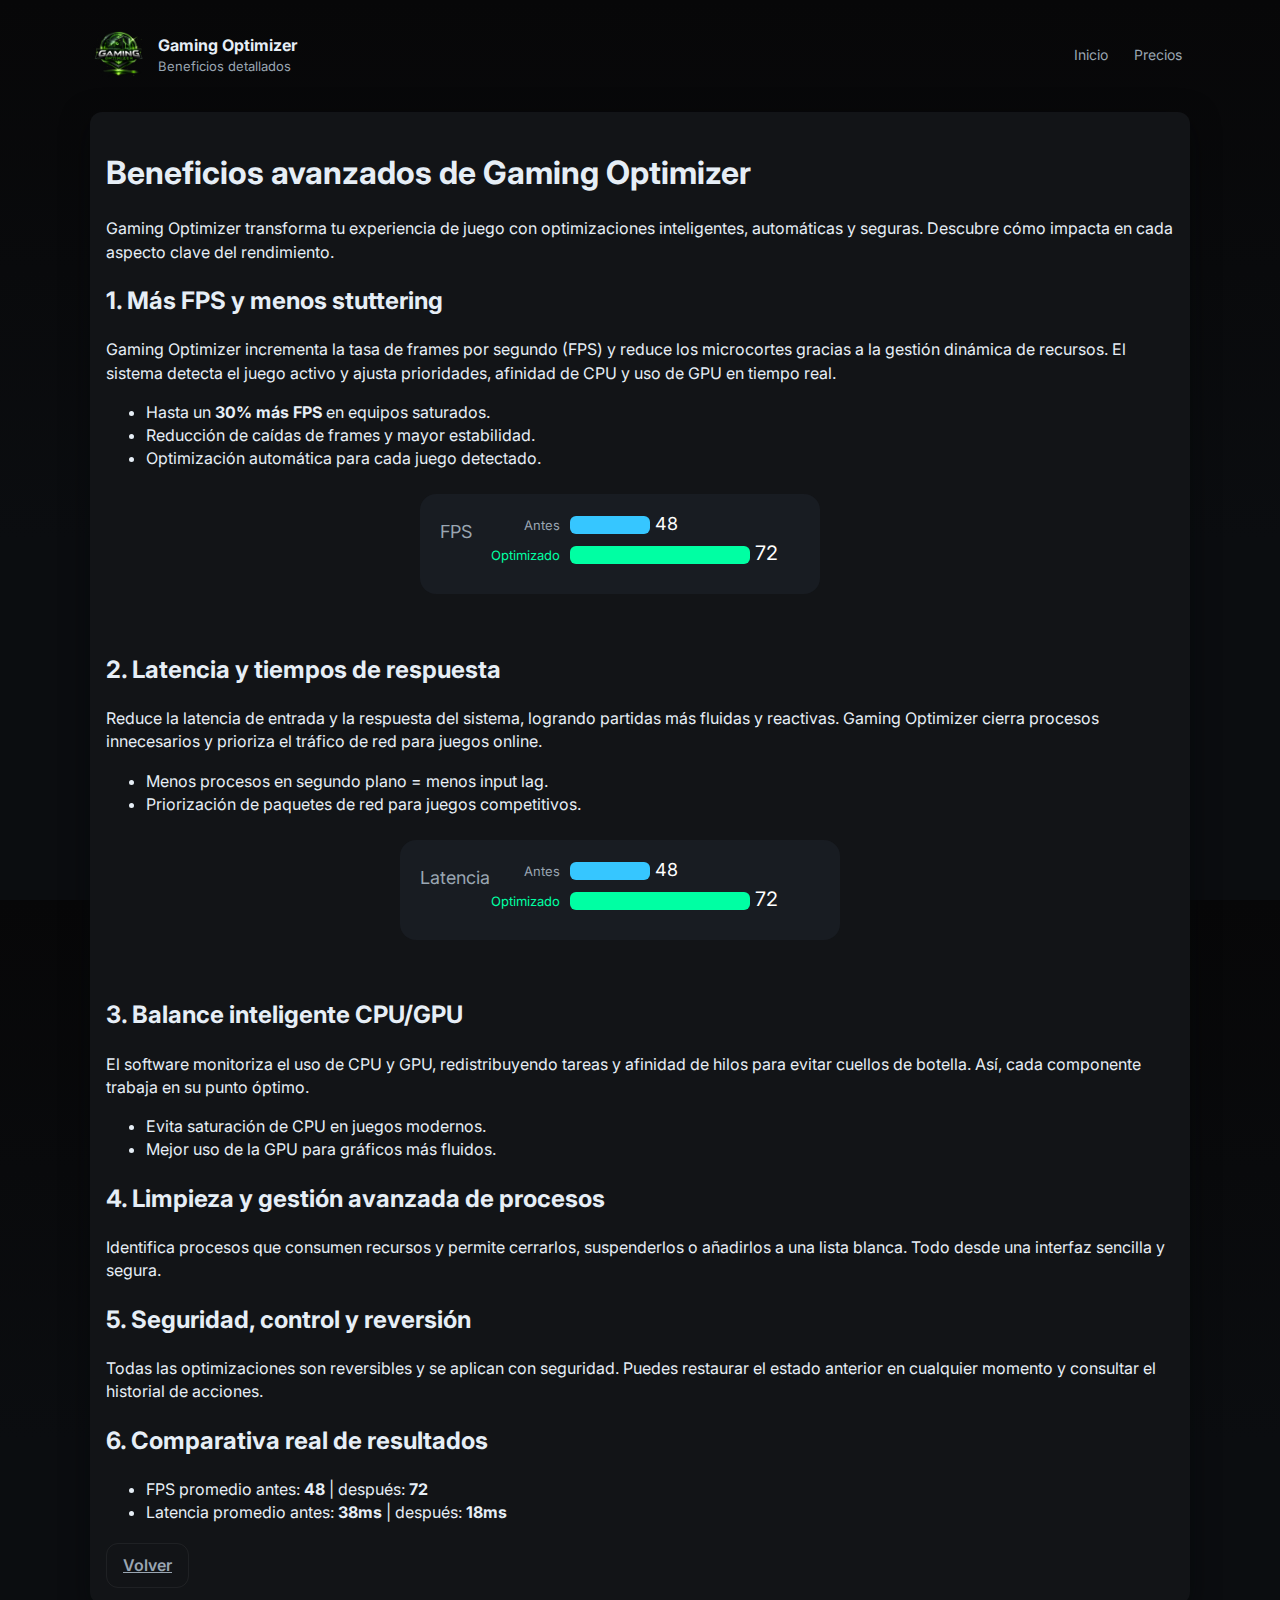
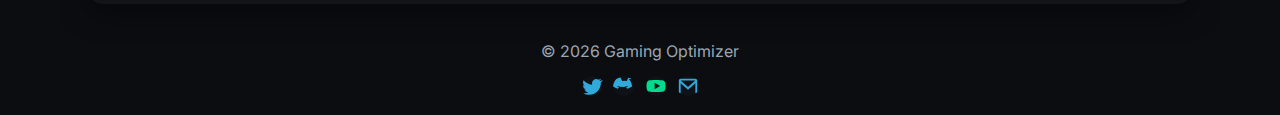
<file: beneficios.html>
<!doctype html>
<html lang="es">
<head>
    <link rel="icon" type="image/png" href="m/logo.png">
  <meta charset="utf-8">
  <meta name="viewport" content="width=device-width, initial-scale=1">
  <title>Beneficios — Gaming Optimizer</title>
  <link href="https://fonts.googleapis.com/css2?family=Inter:wght@300;400;600;700;800&display=swap" rel="stylesheet">
  <link rel="stylesheet" href="style.css">
</head>
<body>
  <div class="container">
    <header style="display:flex;justify-content:space-between;align-items:center;margin-bottom:18px">
      <div style="display:flex;gap:12px;align-items:center">
        <a href="index.html"><img src="m/logo.png" alt="Gaming Optimizer Logo" style="width:56px;height:56px;object-fit:cover;border-radius:8px"></a>
        <div>
          <strong>Gaming Optimizer</strong>
          <div style="font-size:13px;color:var(--muted)">Beneficios detallados</div>
        </div>
      </div>
      <nav style="display:flex;gap:10px;align-items:center">
        <a class="nav-link" href="index.html">Inicio</a>
        <a class="nav-link" href="precios.html">Precios</a>
      </nav>
    </header>

    <main>
      <section class="card">
        <h1>Beneficios avanzados de Gaming Optimizer</h1>
        <p class="lead">Gaming Optimizer transforma tu experiencia de juego con optimizaciones inteligentes, automáticas y seguras. Descubre cómo impacta en cada aspecto clave del rendimiento.</p>

        <h2>1. Más FPS y menos stuttering</h2>
        <p>Gaming Optimizer incrementa la tasa de frames por segundo (FPS) y reduce los microcortes gracias a la gestión dinámica de recursos. El sistema detecta el juego activo y ajusta prioridades, afinidad de CPU y uso de GPU en tiempo real.</p>
        <ul>
          <li>Hasta un <b>30% más FPS</b> en equipos saturados.</li>
          <li>Reducción de caídas de frames y mayor estabilidad.</li>
          <li>Optimización automática para cada juego detectado.</li>
        </ul>
        <div style="margin:24px 0 32px 0;text-align:center">
          <!-- Gráfica de FPS antes/después (horizontal) -->
          <svg width="440" height="120" viewBox="0 0 440 120">
            <rect x="0" y="0" width="400" height="100" rx="16" fill="#181c22"/>
            <text x="20" y="44" font-size="18" fill="#9aa6b2" text-anchor="start">FPS</text>
            <!-- Antes -->
            <text x="140" y="36" font-size="13" fill="#9aa6b2" text-anchor="end">Antes</text>
            <rect x="150" y="22" width="80" height="18" rx="6" fill="#36c6ff"/>
            <text x="235" y="36" font-size="18" fill="#fff" text-anchor="start">48</text>
            <!-- Optimizado -->
            <rect x="150" y="52" width="180" height="18" rx="6" fill="#00ffa3"/>
            <text x="335" y="66" font-size="20" fill="#fff" text-anchor="start">72</text>
              <text x="140" y="66" font-size="13" fill="#00ffa3" text-anchor="end">Optimizado</text>
          </svg>
        </div>

        <h2>2. Latencia y tiempos de respuesta</h2>
        <p>Reduce la latencia de entrada y la respuesta del sistema, logrando partidas más fluidas y reactivas. Gaming Optimizer cierra procesos innecesarios y prioriza el tráfico de red para juegos online.</p>
        <ul>
          <li>Menos procesos en segundo plano = menos input lag.</li>
          <li>Priorización de paquetes de red para juegos competitivos.</li>
        </ul>
        <div style="margin:24px 0 32px 0;text-align:center">
          <!-- Gráfica de latencia antes/después (horizontal) -->
          <svg width="480" height="120" viewBox="0 0 480 120">
            <rect x="0" y="0" width="440" height="100" rx="16" fill="#181c22"/>
            <text x="20" y="44" font-size="18" fill="#9aa6b2" text-anchor="start">Latencia</text>
            <!-- Antes -->
            <text x="160" y="36" font-size="13" fill="#9aa6b2" text-anchor="end">Antes</text>
            <rect x="170" y="22" width="80" height="18" rx="6" fill="#36c6ff"/>
            <text x="255" y="36" font-size="18" fill="#fff" text-anchor="start">48</text>
            <!-- Optimizado -->
            <rect x="170" y="52" width="180" height="18" rx="6" fill="#00ffa3"/>
            <text x="355" y="66" font-size="20" fill="#fff" text-anchor="start">72</text>
              <text x="160" y="66" font-size="13" fill="#00ffa3" text-anchor="end">Optimizado</text>
          </svg>
        </div>

        <h2>3. Balance inteligente CPU/GPU</h2>
        <p>El software monitoriza el uso de CPU y GPU, redistribuyendo tareas y afinidad de hilos para evitar cuellos de botella. Así, cada componente trabaja en su punto óptimo.</p>
        <ul>
          <li>Evita saturación de CPU en juegos modernos.</li>
          <li>Mejor uso de la GPU para gráficos más fluidos.</li>
        </ul>

        <h2>4. Limpieza y gestión avanzada de procesos</h2>
        <p>Identifica procesos que consumen recursos y permite cerrarlos, suspenderlos o añadirlos a una lista blanca. Todo desde una interfaz sencilla y segura.</p>

        <h2>5. Seguridad, control y reversión</h2>
        <p>Todas las optimizaciones son reversibles y se aplican con seguridad. Puedes restaurar el estado anterior en cualquier momento y consultar el historial de acciones.</p>

        <h2>6. Comparativa real de resultados</h2>
        <ul>
          <li>FPS promedio antes: <b>48</b> | después: <b>72</b></li>
          <li>Latencia promedio antes: <b>38ms</b> | después: <b>18ms</b></li>
        </ul>

        <div style="margin-top:18px">
          <a class="btn btn-ghost" href="index.html">Volver</a>
        </div>
      </section>
    </main>

    <footer style="margin-top:18px;color:var(--muted);display:flex;justify-content:space-between;align-items:center;gap:12px;flex-wrap:wrap">
      <span>© <span id="year">2026</span> Gaming Optimizer</span>
      <span style="display:flex;gap:10px;align-items:center">
        <span aria-label="Twitter" style="display:inline-flex;align-items:center;opacity:0.85;cursor:default"><svg width="22" height="22" fill="none" viewBox="0 0 24 24"><circle cx="12" cy="12" r="11" fill="#10141a"/><path fill="#36c6ff" d="M22.46 5.92c-.8.36-1.67.6-2.58.71a4.48 4.48 0 0 0 1.97-2.48 8.93 8.93 0 0 1-2.83 1.08A4.48 4.48 0 0 0 12 9.5c0 .35.04.7.1 1.03-3.73-.19-7.04-1.97-9.25-4.68a4.48 4.48 0 0 0-.6 2.26c0 1.56.8 2.94 2.02 3.75a4.48 4.48 0 0 1-2.03-.56v.06c0 2.18 1.55 4 3.6 4.42-.38.1-.78.16-1.2.16-.29 0-.57-.03-.84-.08.57 1.77 2.23 3.06 4.2 3.1A8.98 8.98 0 0 1 2 19.54a12.7 12.7 0 0 0 6.88 2.02c8.26 0 12.78-6.84 12.78-12.78 0-.2 0-.41-.02-.61.88-.64 1.65-1.44 2.26-2.35z"/></svg></span>
        <span aria-label="Discord" style="display:inline-flex;align-items:center;opacity:0.85;cursor:default"><svg width="22" height="22" fill="none" viewBox="0 0 24 24"><circle cx="12" cy="12" r="11" fill="#10141a"/><path fill="#36c6ff" d="M20.32 4.37A19.78 19.78 0 0 0 16.88 3a.13.13 0 0 0-.14.07c-.6 1.05-1.27 2.42-1.74 3.5a17.7 17.7 0 0 0-5 0c-.47-1.08-1.14-2.45-1.74-3.5A.13.13 0 0 0 7.12 3a19.78 19.78 0 0 0-3.44 1.37.12.12 0 0 0-.06.05C1.2 7.13.32 9.8.08 12.42c0 .02 0 .04.02.05a19.9 19.9 0 0 0 5.1 2.6.13.13 0 0 0 .14-.04c.39-.54.74-1.1 1.04-1.68a.13.13 0 0 0-.07-.18c-.56-.21-1.1-.46-1.62-.75a.13.13 0 0 1-.02-.22c.11-.08.22-.16.33-.24a.13.13 0 0 1 .13-.01c3.44 1.57 7.18 1.57 10.62 0a.13.13 0 0 1 .13.01c.11.08.22.16.33.24a.13.13 0 0 1-.02.22c-.52.29-1.06.54-1.62.75a.13.13 0 0 0-.07.18c.3.58.65 1.14 1.04 1.68a.13.13 0 0 0 .14.04 19.9 19.9 0 0 0 5.1-2.6.13.13 0 0 0 .02-.05c-.24-2.62-1.12-5.29-3.54-8a.12.12 0 0 0-.06-.05z"/></svg></span>
        <span aria-label="YouTube" style="display:inline-flex;align-items:center;opacity:0.85;cursor:default"><svg width="22" height="22" fill="none" viewBox="0 0 24 24"><circle cx="12" cy="12" r="11" fill="#10141a"/><path fill="#00ffa3" d="M21.8 8.001a2.75 2.75 0 0 0-1.93-1.94C18.1 5.5 12 5.5 12 5.5s-6.1 0-7.87.56A2.75 2.75 0 0 0 2.2 8.001C1.64 9.77 1.64 12 1.64 12s0 2.23.56 3.999a2.75 2.75 0 0 0 1.93 1.94C5.9 18.5 12 18.5 12 18.5s6.1 0 7.87-.56a2.75 2.75 0 0 0 1.93-1.94C22.36 14.23 22.36 12 22.36 12s0-2.23-.56-3.999zM10.5 15.5v-7l6 3.5-6 3.5z"/></svg></span>
        <span aria-label="Email" style="display:inline-flex;align-items:center;opacity:0.85;cursor:default"><svg width="22" height="22" fill="none" viewBox="0 0 24 24"><circle cx="12" cy="12" r="11" fill="#10141a"/><path fill="#36c6ff" d="M20 4H4a2 2 0 0 0-2 2v12a2 2 0 0 0 2 2h16a2 2 0 0 0 2-2V6a2 2 0 0 0-2-2zm0 2v.01L12 13 4 6.01V6h16zM4 20V8.99l8 6.99 8-6.99V20H4z"/></svg></span>
      </span>
    </footer>
  </div>
</body>
</html>
</file>
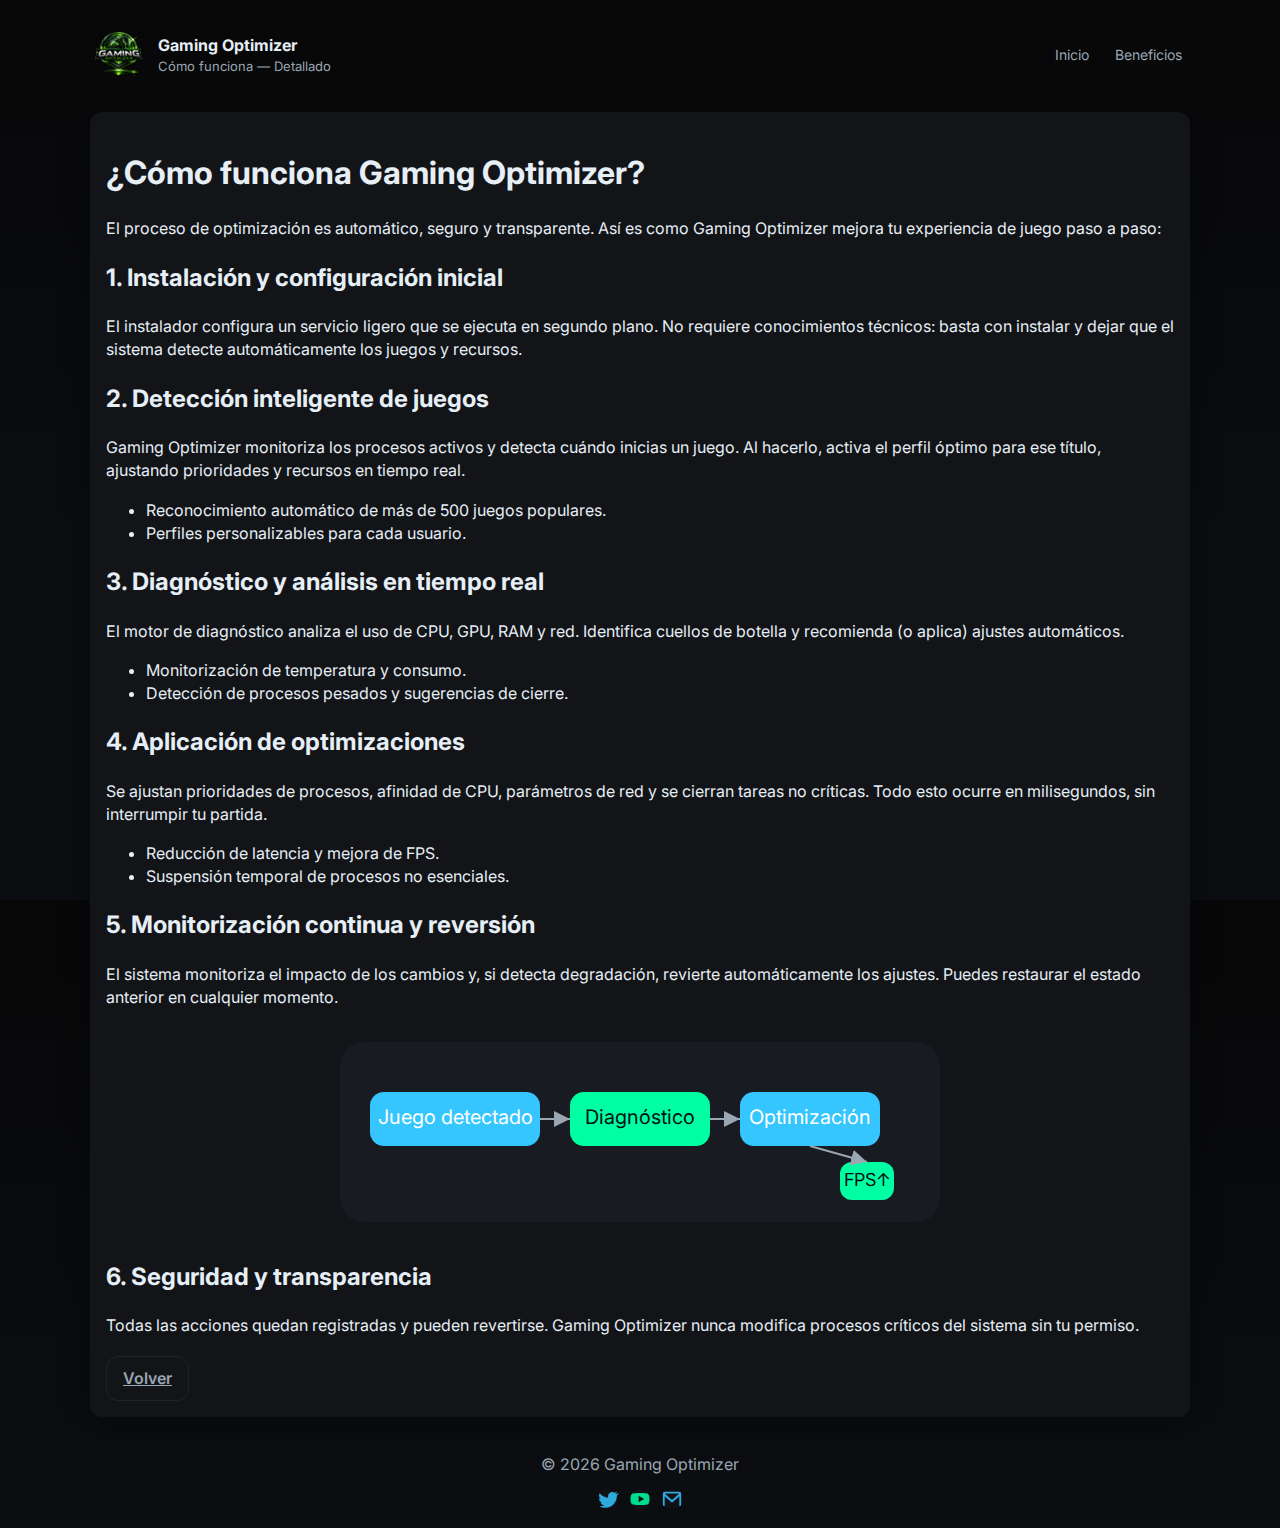
<file: como-funciona.html>
<!doctype html>
<html lang="es">
<head>
    <link rel="icon" type="image/png" href="m/logo.png">
  <meta charset="utf-8">
  <meta name="viewport" content="width=device-width, initial-scale=1">
  <title>Cómo funciona — Gaming Optimizer</title>
  <link href="https://fonts.googleapis.com/css2?family=Inter:wght@300;400;600;700;800&display=swap" rel="stylesheet">
  <link rel="stylesheet" href="style.css">
</head>
<body>
  <div class="container">
    <header style="display:flex;justify-content:space-between;align-items:center;margin-bottom:18px">
      <div style="display:flex;gap:12px;align-items:center">
        <a href="index.html"><img src="m/logo.png" alt="Gaming Optimizer Logo" style="width:56px;height:56px;object-fit:cover;border-radius:8px"></a>
        <div>
          <strong>Gaming Optimizer</strong>
          <div style="font-size:13px;color:var(--muted)">Cómo funciona — Detallado</div>
        </div>
      </div>
      <nav style="display:flex;gap:10px;align-items:center">
        <a class="nav-link" href="index.html">Inicio</a>
        <a class="nav-link" href="beneficios.html">Beneficios</a>
      </nav>
    </header>

    <main>
      <section class="card">
        <h1>¿Cómo funciona Gaming Optimizer?</h1>
        <p class="lead">El proceso de optimización es automático, seguro y transparente. Así es como Gaming Optimizer mejora tu experiencia de juego paso a paso:</p>

        <h2>1. Instalación y configuración inicial</h2>
        <p>El instalador configura un servicio ligero que se ejecuta en segundo plano. No requiere conocimientos técnicos: basta con instalar y dejar que el sistema detecte automáticamente los juegos y recursos.</p>

        <h2>2. Detección inteligente de juegos</h2>
        <p>Gaming Optimizer monitoriza los procesos activos y detecta cuándo inicias un juego. Al hacerlo, activa el perfil óptimo para ese título, ajustando prioridades y recursos en tiempo real.</p>
        <ul>
          <li>Reconocimiento automático de más de 500 juegos populares.</li>
          <li>Perfiles personalizables para cada usuario.</li>
        </ul>

        <h2>3. Diagnóstico y análisis en tiempo real</h2>
        <p>El motor de diagnóstico analiza el uso de CPU, GPU, RAM y red. Identifica cuellos de botella y recomienda (o aplica) ajustes automáticos.</p>
        <ul>
          <li>Monitorización de temperatura y consumo.</li>
          <li>Detección de procesos pesados y sugerencias de cierre.</li>
        </ul>

        <h2>4. Aplicación de optimizaciones</h2>
        <p>Se ajustan prioridades de procesos, afinidad de CPU, parámetros de red y se cierran tareas no críticas. Todo esto ocurre en milisegundos, sin interrumpir tu partida.</p>
        <ul>
          <li>Reducción de latencia y mejora de FPS.</li>
          <li>Suspensión temporal de procesos no esenciales.</li>
        </ul>

        <h2>5. Monitorización continua y reversión</h2>
        <p>El sistema monitoriza el impacto de los cambios y, si detecta degradación, revierte automáticamente los ajustes. Puedes restaurar el estado anterior en cualquier momento.</p>

        <div style="margin:32px 0;text-align:center">
          <!-- Diagrama de flujo SVG -->
          <svg width="600" height="180" viewBox="0 0 600 180">
            <rect x="0" y="0" width="600" height="180" rx="24" fill="#181c22"/>
            <rect x="30" y="50" width="170" height="54" rx="14" fill="#36c6ff"/>
            <text x="115" y="82" font-size="20" fill="#fff" text-anchor="middle">Juego detectado</text>
            <rect x="230" y="50" width="140" height="54" rx="14" fill="#00ffa3"/>
            <text x="300" y="82" font-size="20" fill="#021012" text-anchor="middle">Diagnóstico</text>
            <rect x="400" y="50" width="140" height="54" rx="14" fill="#36c6ff"/>
            <text x="470" y="82" font-size="20" fill="#fff" text-anchor="middle">Optimización</text>
            <rect x="500" y="120" width="54" height="38" rx="12" fill="#00ffa3"/>
            <text x="527" y="144" font-size="18" fill="#021012" text-anchor="middle">FPS↑</text>
            <polyline points="200,77 230,77" stroke="#9aa6b2" stroke-width="2" fill="none" marker-end="url(#arrow)"/>
            <polyline points="370,77 400,77" stroke="#9aa6b2" stroke-width="2" fill="none" marker-end="url(#arrow)"/>
            <polyline points="470,104 527,120" stroke="#9aa6b2" stroke-width="2" fill="none" marker-end="url(#arrow)"/>
            <defs>
              <marker id="arrow" markerWidth="8" markerHeight="8" refX="8" refY="4" orient="auto" markerUnits="strokeWidth">
                <path d="M0,0 L8,4 L0,8 Z" fill="#9aa6b2" />
              </marker>
            </defs>
          </svg>
        </div>

        <h2>6. Seguridad y transparencia</h2>
        <p>Todas las acciones quedan registradas y pueden revertirse. Gaming Optimizer nunca modifica procesos críticos del sistema sin tu permiso.</p>

        <div style="margin-top:18px">
          <a class="btn btn-ghost" href="index.html">Volver</a>
        </div>
      </section>
    </main>

    <footer style="margin-top:18px;color:var(--muted);display:flex;justify-content:space-between;align-items:center;gap:12px;flex-wrap:wrap">
      <span>© <span id="year">2026</span> Gaming Optimizer</span>
      <span style="display:flex;gap:10px;align-items:center">
        <a href="https://www.instagram.com/__danii07._/" target="_blank" aria-label="Twitter" style="display:inline-flex;align-items:center;opacity:0.85;"><svg width="22" height="22" fill="none" viewBox="0 0 24 24"><circle cx="12" cy="12" r="11" fill="#10141a"/><path fill="#36c6ff" d="M22.46 5.92c-.8.36-1.67.6-2.58.71a4.48 4.48 0 0 0 1.97-2.48 8.93 8.93 0 0 1-2.83 1.08A4.48 4.48 0 0 0 12 9.5c0 .35.04.7.1 1.03-3.73-.19-7.04-1.97-9.25-4.68a4.48 4.48 0 0 0-.6 2.26c0 1.56.8 2.94 2.02 3.75a4.48 4.48 0 0 1-2.03-.56v.06c0 2.18 1.55 4 3.6 4.42-.38.1-.78.16-1.2.16-.29 0-.57-.03-.84-.08.57 1.77 2.23 3.06 4.2 3.1A8.98 8.98 0 0 1 2 19.54a12.7 12.7 0 0 0 6.88 2.02c8.26 0 12.78-6.84 12.78-12.78 0-.2 0-.41-.02-.61.88-.64 1.65-1.44 2.26-2.35z"/></svg></a>
        <a href="https://www.instagram.com/__danii07._/" target="_blank" aria-label="YouTube" style="display:inline-flex;align-items:center;opacity:0.85;"><svg width="22" height="22" fill="none" viewBox="0 0 24 24"><circle cx="12" cy="12" r="11" fill="#10141a"/><path fill="#00ffa3" d="M21.8 8.001a2.75 2.75 0 0 0-1.93-1.94C18.1 5.5 12 5.5 12 5.5s-6.1 0-7.87.56A2.75 2.75 0 0 0 2.2 8.001C1.64 9.77 1.64 12 1.64 12s0 2.23.56 3.999a2.75 2.75 0 0 0 1.93 1.94C5.9 18.5 12 18.5 12 18.5s6.1 0 7.87-.56a2.75 2.75 0 0 0 1.93-1.94C22.36 14.23 22.36 12 22.36 12s0-2.23-.56-3.999zM10.5 15.5v-7l6 3.5-6 3.5z"/></svg></a>
        <a href="https://www.instagram.com/__danii07._/" target="_blank" aria-label="Email" style="display:inline-flex;align-items:center;opacity:0.85;"><svg width="22" height="22" fill="none" viewBox="0 0 24 24"><circle cx="12" cy="12" r="11" fill="#10141a"/><path fill="#36c6ff" d="M20 4H4a2 2 0 0 0-2 2v12a2 2 0 0 0 2 2h16a2 2 0 0 0 2-2V6a2 2 0 0 0-2-2zm0 2v.01L12 13 4 6.01V6h16zM4 20V8.99l8 6.99 8-6.99V20H4z"/></svg></a>
      </span>
    </footer>
  </div>
</body>
</html>
</file>
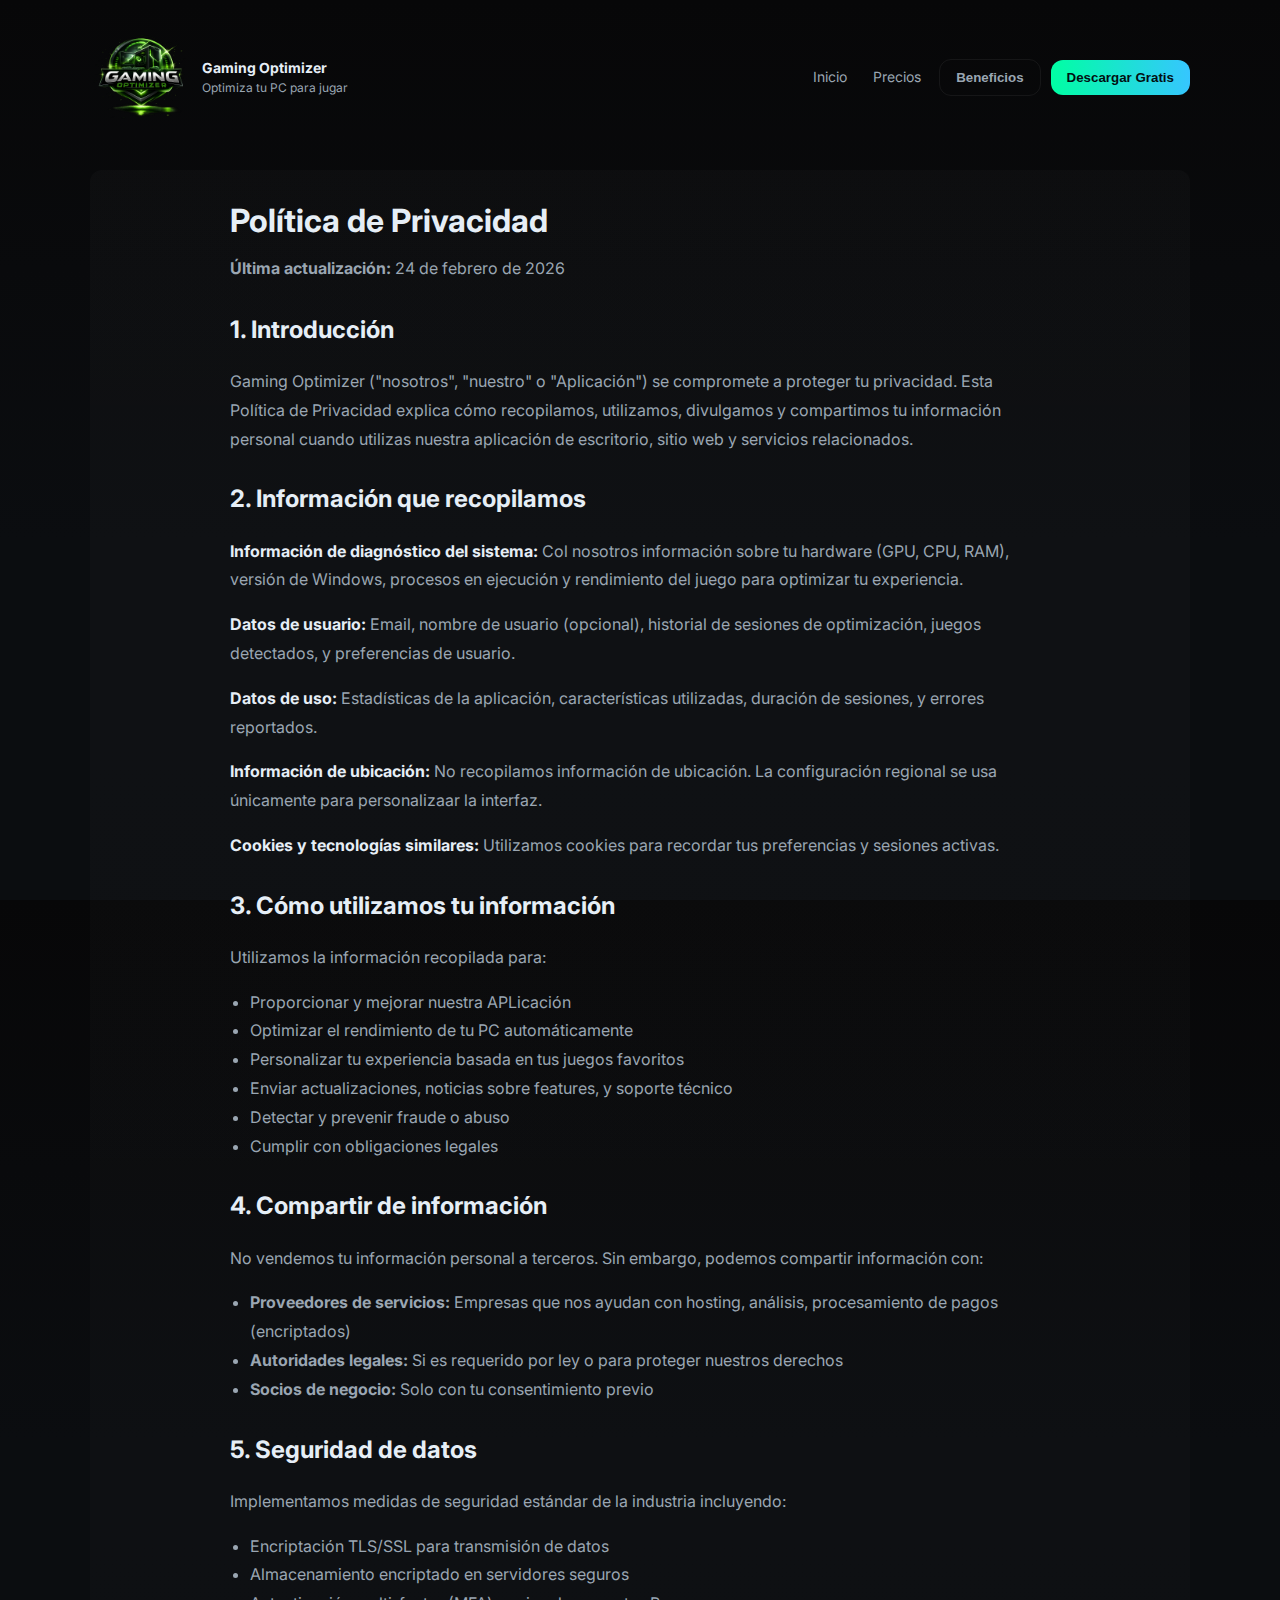
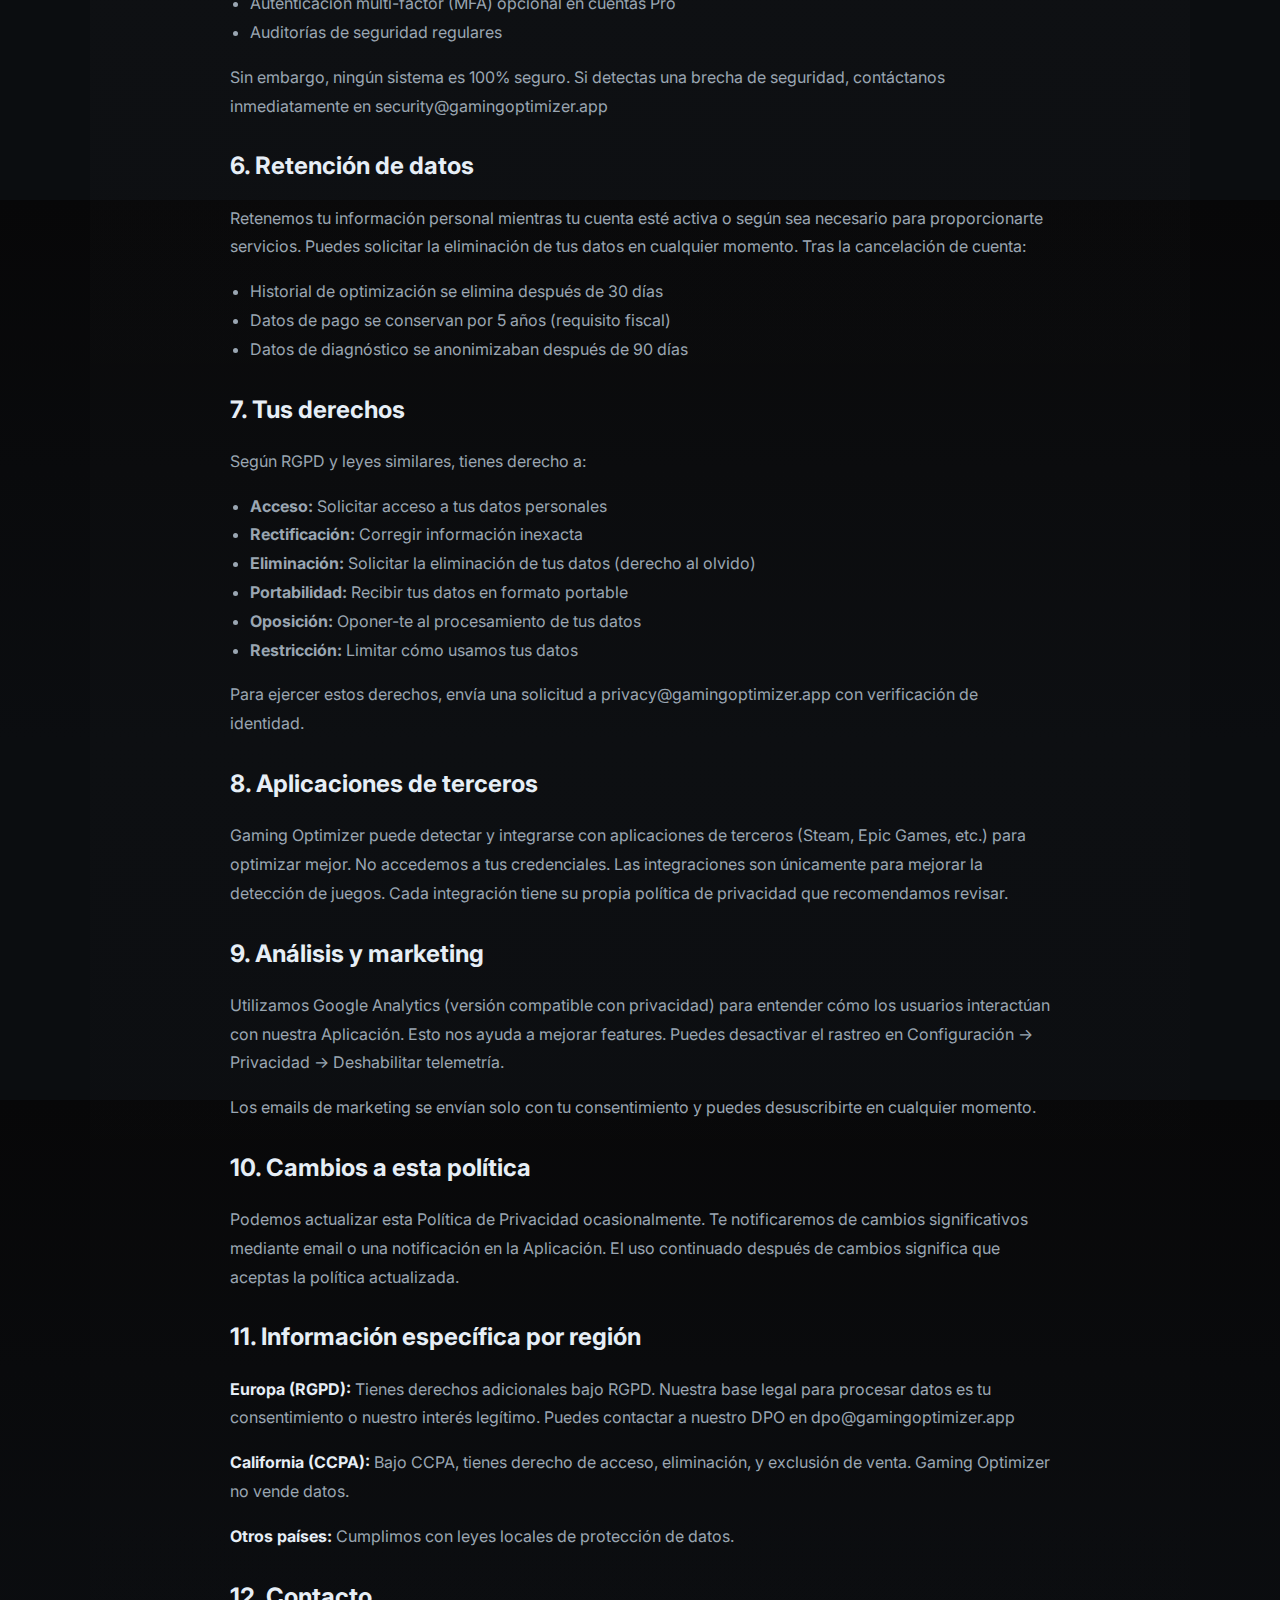
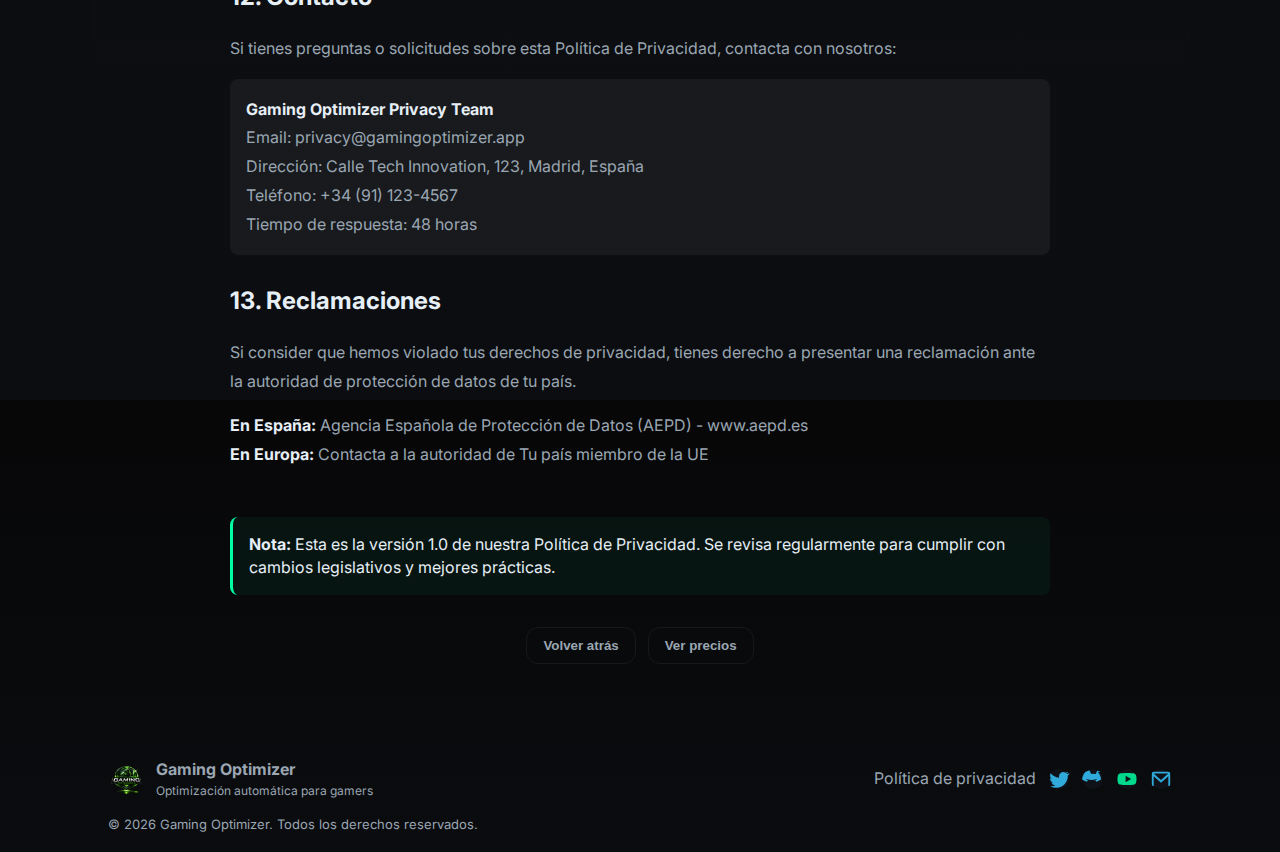
<file: politica-privacidad.html>
<!doctype html>
<html lang="es">
<head>
    <link rel="icon" type="image/png" href="m/logo.png">
  <meta charset="utf-8">
  <meta name="viewport" content="width=device-width, initial-scale=1">
  <title>Política de Privacidad — Gaming Optimizer</title>
  <link href="https://fonts.googleapis.com/css2?family=Inter:wght@300;400;600;700;800&display=swap" rel="stylesheet">
  <link rel="stylesheet" href="style.css">
</head>
<body>
  <div class="container">
    <!-- Header -->
    <header>
      <div class="brand">
        <div class="logo"><img src="m/logo.png" alt="GO"></div>
        <div>
          <h1 style="font-size:14px;margin:0">Gaming Optimizer</h1>
          <div style="font-size:12px;color:var(--muted)">Optimiza tu PC para jugar</div>
        </div>
      </div>
      <nav>
        <a class="nav-link" href="index.html">Inicio</a>
        <a class="nav-link" href="precios.html">Precios</a>
        <button class="btn btn-ghost" onclick="window.location.href='index.html#beneficios'">Beneficios</button>
        <button class="btn btn-primary" onclick="download()">Descargar Gratis</button>
      </nav>
    </header>

    <!-- Contenido principal -->
    <section style="margin-top:40px;padding:28px;border-radius:12px;background:linear-gradient(180deg, rgba(255,255,255,0.02), transparent)">
      <div style="max-width:820px;margin:0 auto">
        <h1 style="margin:0 0 12px 0;font-size:32px">Política de Privacidad</h1>
        <p style="color:var(--muted);margin:0 0 28px 0"><strong>Última actualización:</strong> 24 de febrero de 2026</p>

        <div style="line-height:1.8;color:var(--muted)">
          <h2 style="color:#e6eef6;margin:24px 0 12px 0">1. Introducción</h2>
          <p>Gaming Optimizer ("nosotros", "nuestro" o "Aplicación") se compromete a proteger tu privacidad. Esta Política de Privacidad explica cómo recopilamos, utilizamos, divulgamos y compartimos tu información personal cuando utilizas nuestra aplicación de escritorio, sitio web y servicios relacionados.</p>

          <h2 style="color:#e6eef6;margin:24px 0 12px 0">2. Información que recopilamos</h2>
          <p><strong style="color:#e6eef6">Información de diagnóstico del sistema:</strong> Col nosotros información sobre tu hardware (GPU, CPU, RAM), versión de Windows, procesos en ejecución y rendimiento del juego para optimizar tu experiencia.</p>
          <p><strong style="color:#e6eef6">Datos de usuario:</strong> Email, nombre de usuario (opcional), historial de sesiones de optimización, juegos detectados, y preferencias de usuario.</p>
          <p><strong style="color:#e6eef6">Datos de uso:</strong> Estadísticas de la aplicación, características utilizadas, duración de sesiones, y errores reportados.</p>
          <p><strong style="color:#e6eef6">Información de ubicación:</strong> No recopilamos información de ubicación. La configuración regional se usa únicamente para personalizaar la interfaz.</p>
          <p><strong style="color:#e6eef6">Cookies y tecnologías similares:</strong> Utilizamos cookies para recordar tus preferencias y sesiones activas.</p>

          <h2 style="color:#e6eef6;margin:24px 0 12px 0">3. Cómo utilizamos tu información</h2>
          <p>Utilizamos la información recopilada para:</p>
          <ul style="margin:12px 0;padding-left:20px">
            <li>Proporcionar y mejorar nuestra APLicación</li>
            <li>Optimizar el rendimiento de tu PC automáticamente</li>
            <li>Personalizar tu experiencia basada en tus juegos favoritos</li>
            <li>Enviar actualizaciones, noticias sobre features, y soporte técnico</li>
            <li>Detectar y prevenir fraude o abuso</li>
            <li>Cumplir con obligaciones legales</li>
          </ul>

          <h2 style="color:#e6eef6;margin:24px 0 12px 0">4. Compartir de información</h2>
          <p>No vendemos tu información personal a terceros. Sin embargo, podemos compartir información con:</p>
          <ul style="margin:12px 0;padding-left:20px">
            <li><strong>Proveedores de servicios:</strong> Empresas que nos ayudan con hosting, análisis, procesamiento de pagos (encriptados)</li>
            <li><strong>Autoridades legales:</strong> Si es requerido por ley o para proteger nuestros derechos</li>
            <li><strong>Socios de negocio:</strong> Solo con tu consentimiento previo</li>
          </ul>

          <h2 style="color:#e6eef6;margin:24px 0 12px 0">5. Seguridad de datos</h2>
          <p>Implementamos medidas de seguridad estándar de la industria incluyendo:</p>
          <ul style="margin:12px 0;padding-left:20px">
            <li>Encriptación TLS/SSL para transmisión de datos</li>
            <li>Almacenamiento encriptado en servidores seguros</li>
            <li>Autenticación multi-factor (MFA) opcional en cuentas Pro</li>
            <li>Auditorías de seguridad regulares</li>
          </ul>
          <p>Sin embargo, ningún sistema es 100% seguro. Si detectas una brecha de seguridad, contáctanos inmediatamente en security@gamingoptimizer.app</p>

          <h2 style="color:#e6eef6;margin:24px 0 12px 0">6. Retención de datos</h2>
          <p>Retenemos tu información personal mientras tu cuenta esté activa o según sea necesario para proporcionarte servicios. Puedes solicitar la eliminación de tus datos en cualquier momento. Tras la cancelación de cuenta:</p>
          <ul style="margin:12px 0;padding-left:20px">
            <li>Historial de optimización se elimina después de 30 días</li>
            <li>Datos de pago se conservan por 5 años (requisito fiscal)</li>
            <li>Datos de diagnóstico se anonimizaban después de 90 días</li>
          </ul>

          <h2 style="color:#e6eef6;margin:24px 0 12px 0">7. Tus derechos</h2>
          <p>Según RGPD y leyes similares, tienes derecho a:</p>
          <ul style="margin:12px 0;padding-left:20px">
            <li><strong>Acceso:</strong> Solicitar acceso a tus datos personales</li>
            <li><strong>Rectificación:</strong> Corregir información inexacta</li>
            <li><strong>Eliminación:</strong> Solicitar la eliminación de tus datos (derecho al olvido)</li>
            <li><strong>Portabilidad:</strong> Recibir tus datos en formato portable</li>
            <li><strong>Oposición:</strong> Oponer-te al procesamiento de tus datos</li>
            <li><strong>Restricción:</strong> Limitar cómo usamos tus datos</li>
          </ul>
          <p>Para ejercer estos derechos, envía una solicitud a privacy@gamingoptimizer.app con verificación de identidad.</p>

          <h2 style="color:#e6eef6;margin:24px 0 12px 0">8. Aplicaciones de terceros</h2>
          <p>Gaming Optimizer puede detectar y integrarse con aplicaciones de terceros (Steam, Epic Games, etc.) para optimizar mejor. No accedemos a tus credenciales. Las integraciones son únicamente para mejorar la detección de juegos. Cada integración tiene su propia política de privacidad que recomendamos revisar.</p>

          <h2 style="color:#e6eef6;margin:24px 0 12px 0">9. Análisis y marketing</h2>
          <p>Utilizamos Google Analytics (versión compatible con privacidad) para entender cómo los usuarios interactúan con nuestra Aplicación. Esto nos ayuda a mejorar features. Puedes desactivar el rastreo en Configuración → Privacidad → Deshabilitar telemetría.</p>
          <p>Los emails de marketing se envían solo con tu consentimiento y puedes desuscribirte en cualquier momento.</p>

          <h2 style="color:#e6eef6;margin:24px 0 12px 0">10. Cambios a esta política</h2>
          <p>Podemos actualizar esta Política de Privacidad ocasionalmente. Te notificaremos de cambios significativos mediante email o una notificación en la Aplicación. El uso continuado después de cambios significa que aceptas la política actualizada.</p>

          <h2 style="color:#e6eef6;margin:24px 0 12px 0">11. Información específica por región</h2>
          <p><strong style="color:#e6eef6">Europa (RGPD):</strong> Tienes derechos adicionales bajo RGPD. Nuestra base legal para procesar datos es tu consentimiento o nuestro interés legítimo. Puedes contactar a nuestro DPO en dpo@gamingoptimizer.app</p>
          <p><strong style="color:#e6eef6">California (CCPA):</strong> Bajo CCPA, tienes derecho de acceso, eliminación, y exclusión de venta. Gaming Optimizer no vende datos.</p>
          <p><strong style="color:#e6eef6">Otros países:</strong> Cumplimos con leyes locales de protección de datos.</p>

          <h2 style="color:#e6eef6;margin:24px 0 12px 0">12. Contacto</h2>
          <p>Si tienes preguntas o solicitudes sobre esta Política de Privacidad, contacta con nosotros:</p>
          <div style="background:rgba(255,255,255,0.05);padding:16px;border-radius:8px;margin:12px 0">
            <p style="margin:0"><strong style="color:#e6eef6">Gaming Optimizer Privacy Team</strong><br>Email: privacy@gamingoptimizer.app<br>Dirección: Calle Tech Innovation, 123, Madrid, España<br>Teléfono: +34 (91) 123-4567<br>Tiempo de respuesta: 48 horas</p>
          </div>

          <h2 style="color:#e6eef6;margin:24px 0 12px 0">13. Reclamaciones</h2>
          <p>Si consider que hemos violado tus derechos de privacidad, tienes derecho a presentar una reclamación ante la autoridad de protección de datos de tu país.</p>
          <p><strong style="color:#e6eef6">En España:</strong> Agencia Española de Protección de Datos (AEPD) - www.aepd.es<br>
          <strong style="color:#e6eef6">En Europa:</strong> Contacta a la autoridad de Tu país miembro de la UE</p>
        </div>

        <!-- Última actualización -->
        <div style="margin-top:48px;padding:16px;border-radius:8px;background:rgba(0,255,163,0.05);border-left:3px solid var(--accent)">
          <p style="margin:0"><strong>Nota:</strong> Esta es la versión 1.0 de nuestra Política de Privacidad. Se revisa regularmente para cumplir con cambios legislativos y mejores prácticas.</p>
        </div>
      </div>

      <!-- CTA de vuelta -->
      <div style="display:flex;justify-content:center;gap:12px;margin-top:32px;flex-wrap:wrap">
        <button class="btn btn-ghost" onclick="window.history.back()">Volver atrás</button>
        <button class="btn btn-ghost" onclick="window.location.href='precios.html'">Ver precios</button>
      </div>
    </section>

    <!-- Footer -->
    <footer style="margin-top:48px">
      <div style="display:flex;justify-content:space-between;flex-wrap:wrap;align-items:center">
        <div style="display:flex;gap:12px;align-items:center">
          <div class="logo" style="width:36px;height:36px;"><img src="m/logo.png" alt="Gaming Optimizer Logo" style="width:36px;height:36px;object-fit:cover;border-radius:8px"></div>
          <div>
            <strong>Gaming Optimizer</strong>
            <div style="font-size:12px;color:var(--muted)">Optimización automática para gamers</div>
          </div>
        </div>
        <div style="display:flex;gap:12px;align-items:center">
          <a href="politica-privacidad.html">Política de privacidad</a>
          <span aria-label="Twitter" style="display:inline-flex;align-items:center;opacity:0.85;cursor:default"><svg width="22" height="22" fill="none" viewBox="0 0 24 24"><circle cx="12" cy="12" r="11" fill="#10141a"/><path fill="#36c6ff" d="M22.46 5.92c-.8.36-1.67.6-2.58.71a4.48 4.48 0 0 0 1.97-2.48 8.93 8.93 0 0 1-2.83 1.08A4.48 4.48 0 0 0 12 9.5c0 .35.04.7.1 1.03-3.73-.19-7.04-1.97-9.25-4.68a4.48 4.48 0 0 0-.6 2.26c0 1.56.8 2.94 2.02 3.75a4.48 4.48 0 0 1-2.03-.56v.06c0 2.18 1.55 4 3.6 4.42-.38.1-.78.16-1.2.16-.29 0-.57-.03-.84-.08.57 1.77 2.23 3.06 4.2 3.1A8.98 8.98 0 0 1 2 19.54a12.7 12.7 0 0 0 6.88 2.02c8.26 0 12.78-6.84 12.78-12.78 0-.2 0-.41-.02-.61.88-.64 1.65-1.44 2.26-2.35z"/></svg></span>
          <span aria-label="Discord" style="display:inline-flex;align-items:center;opacity:0.85;cursor:default"><svg width="22" height="22" fill="none" viewBox="0 0 24 24"><circle cx="12" cy="12" r="11" fill="#10141a"/><path fill="#36c6ff" d="M20.32 4.37A19.78 19.78 0 0 0 16.88 3a.13.13 0 0 0-.14.07c-.6 1.05-1.27 2.42-1.74 3.5a17.7 17.7 0 0 0-5 0c-.47-1.08-1.14-2.45-1.74-3.5A.13.13 0 0 0 7.12 3a19.78 19.78 0 0 0-3.44 1.37.12.12 0 0 0-.06.05C1.2 7.13.32 9.8.08 12.42c0 .02 0 .04.02.05a19.9 19.9 0 0 0 5.1 2.6.13.13 0 0 0 .14-.04c.39-.54.74-1.1 1.04-1.68a.13.13 0 0 0-.07-.18c-.56-.21-1.1-.46-1.62-.75a.13.13 0 0 1-.02-.22c.11-.08.22-.16.33-.24a.13.13 0 0 1 .13-.01c3.44 1.57 7.18 1.57 10.62 0a.13.13 0 0 1 .13.01c.11.08.22.16.33.24a.13.13 0 0 1-.02.22c-.52.29-1.06.54-1.62.75a.13.13 0 0 0-.07.18c.3.58.65 1.14 1.04 1.68a.13.13 0 0 0 .14.04 19.9 19.9 0 0 0 5.1-2.6.13.13 0 0 0 .02-.05c-.24-2.62-1.12-5.29-3.54-8a.12.12 0 0 0-.06-.05z"/></svg></span>
          <span aria-label="YouTube" style="display:inline-flex;align-items:center;opacity:0.85;cursor:default"><svg width="22" height="22" fill="none" viewBox="0 0 24 24"><circle cx="12" cy="12" r="11" fill="#10141a"/><path fill="#00ffa3" d="M21.8 8.001a2.75 2.75 0 0 0-1.93-1.94C18.1 5.5 12 5.5 12 5.5s-6.1 0-7.87.56A2.75 2.75 0 0 0 2.2 8.001C1.64 9.77 1.64 12 1.64 12s0 2.23.56 3.999a2.75 2.75 0 0 0 1.93 1.94C5.9 18.5 12 18.5 12 18.5s6.1 0 7.87-.56a2.75 2.75 0 0 0 1.93-1.94C22.36 14.23 22.36 12 22.36 12s0-2.23-.56-3.999zM10.5 15.5v-7l6 3.5-6 3.5z"/></svg></span>
          <span aria-label="Email" style="display:inline-flex;align-items:center;opacity:0.85;cursor:default"><svg width="22" height="22" fill="none" viewBox="0 0 24 24"><circle cx="12" cy="12" r="11" fill="#10141a"/><path fill="#36c6ff" d="M20 4H4a2 2 0 0 0-2 2v12a2 2 0 0 0 2 2h16a2 2 0 0 0 2-2V6a2 2 0 0 0-2-2zm0 2v.01L12 13 4 6.01V6h16zM4 20V8.99l8 6.99 8-6.99V20H4z"/></svg></span>
        </div>
      </div>
      <div style="font-size:13px;color:var(--muted);margin-top:8px">© <span id="year"></span> Gaming Optimizer. Todos los derechos reservados.</div>
    </footer>
  </div>

  <script>
    document.getElementById('year').textContent = new Date().getFullYear();

    function download(plan){
      plan = plan || 'free';
      const name = plan === 'pro' ? 'Pro (prueba)' : 'Free';
      alert('Iniciando descarga de ' + name + '. Archivo de instalación simulado.');
    }

    window.addEventListener('keydown', (e)=>{
      if(e.key.toLowerCase() === 'd'){
        download();
      }
    })
  </script>
</body>
</html>
</file>
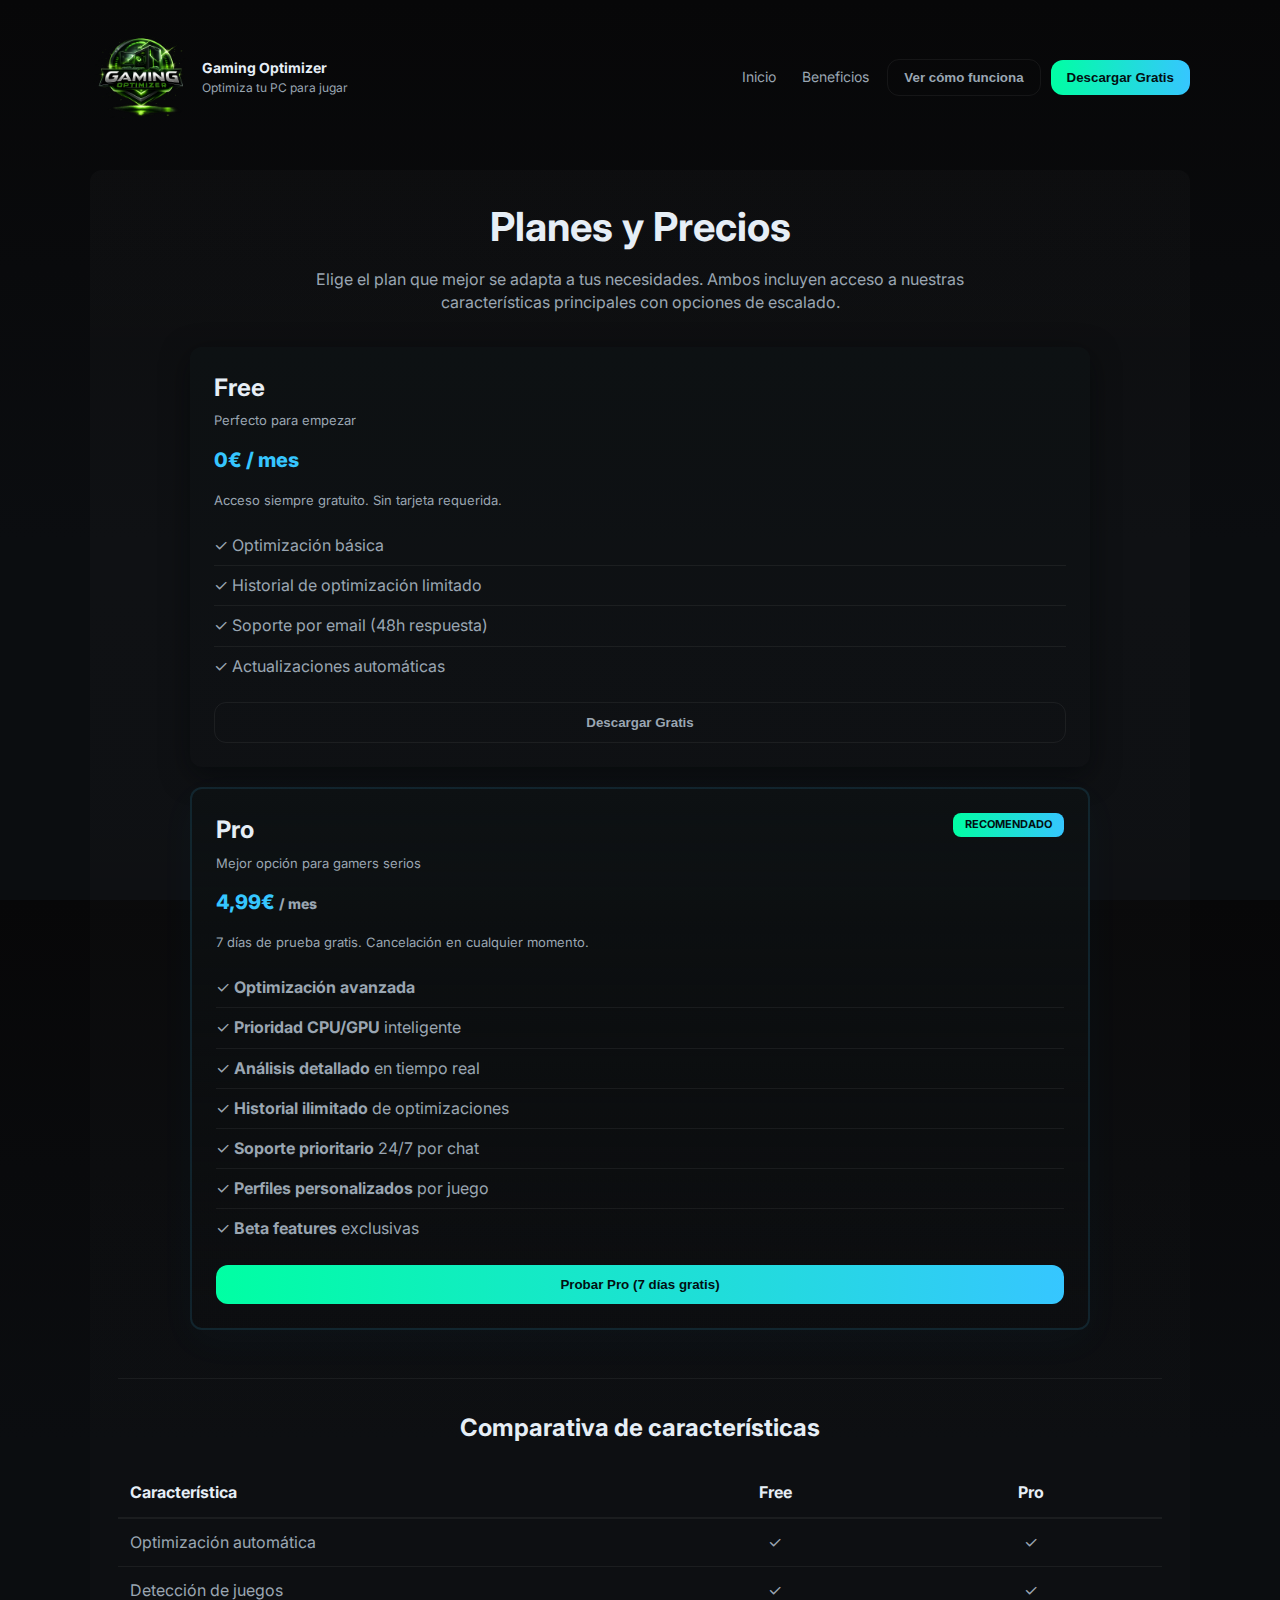
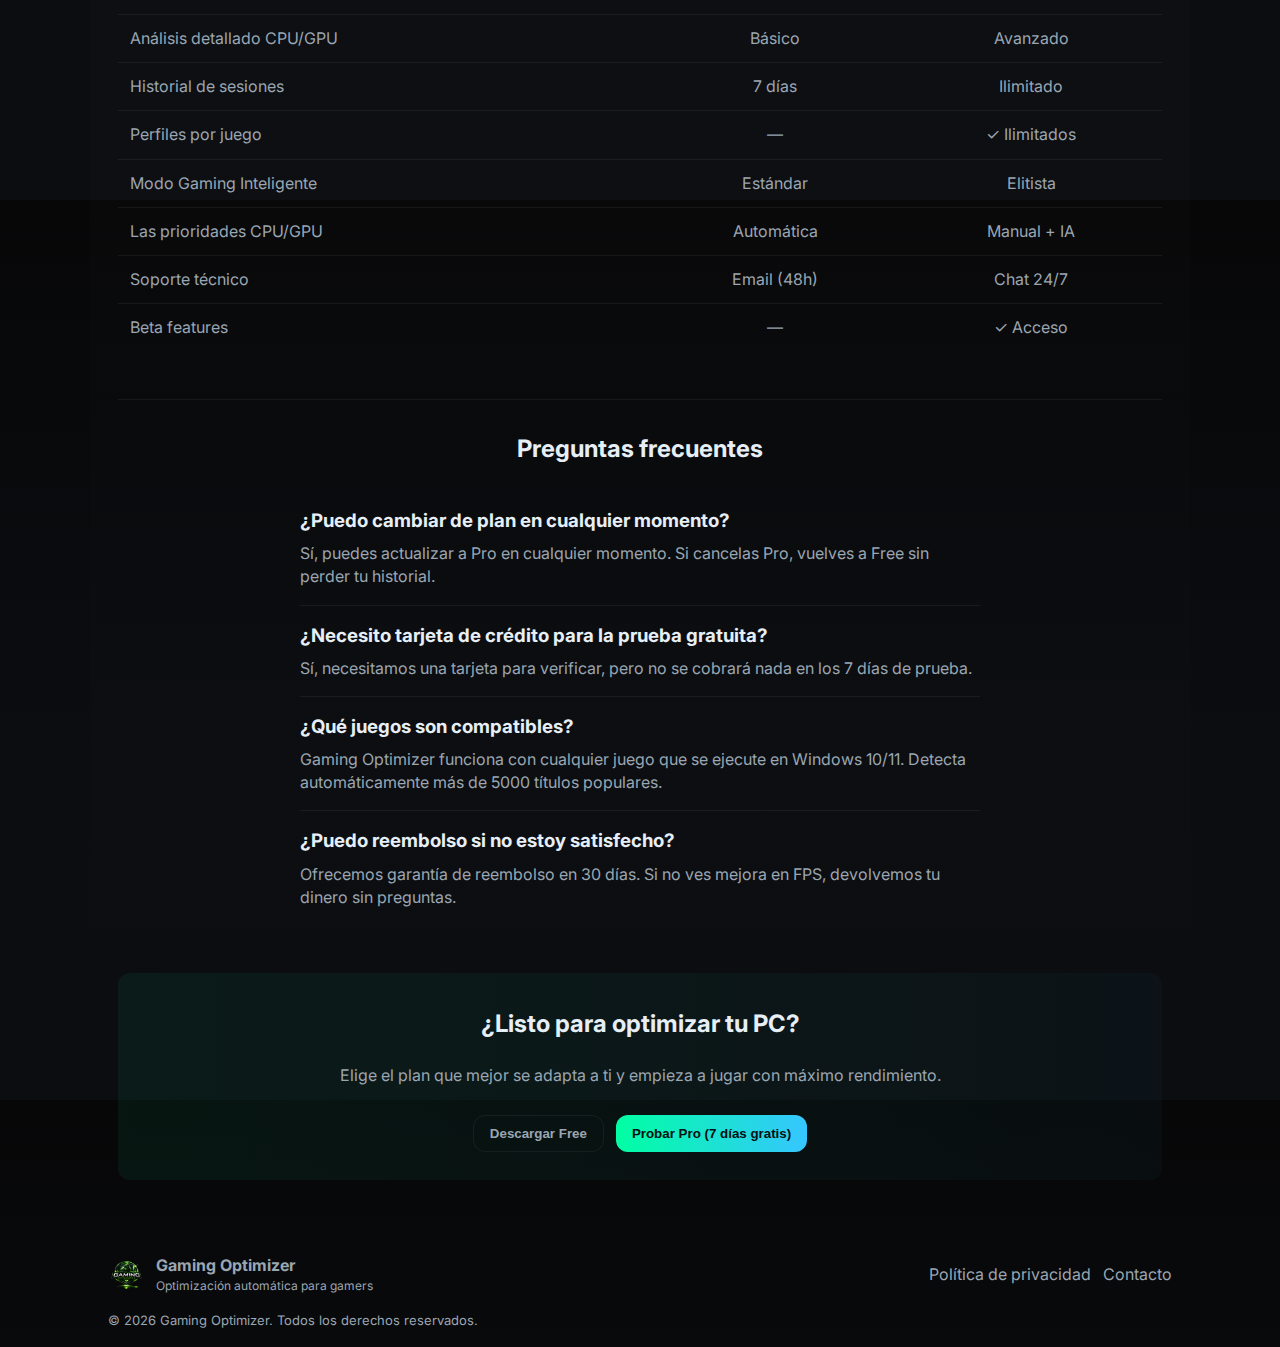
<file: precios.html>
<!doctype html>
<html lang="es">
<head>
    <link rel="icon" type="image/png" href="m/logo.png">
  <meta charset="utf-8">
  <meta name="viewport" content="width=device-width, initial-scale=1">
  <title>Planes y Precios — Gaming Optimizer</title>
  <link href="https://fonts.googleapis.com/css2?family=Inter:wght@300;400;600;700;800&display=swap" rel="stylesheet">
  <link rel="stylesheet" href="style.css">
</head>
<body>
  <div class="container">
    <!-- Header -->
    <header>
      <div class="brand">
        <div class="logo"><img src="m/logo.png" alt="GO"></div>
        <div>
          <h1 style="font-size:14px;margin:0">Gaming Optimizer</h1>
          <div style="font-size:12px;color:var(--muted)">Optimiza tu PC para jugar</div>
        </div>
      </div>
      <nav>
        <a class="nav-link" href="index.html">Inicio</a>
        <a class="nav-link" href="index.html#beneficios">Beneficios</a>
        <button class="btn btn-ghost" onclick="window.location.href='index.html#how'">Ver cómo funciona</button>
        <button class="btn btn-primary" onclick="download()">Descargar Gratis</button>
      </nav>
    </header>

    <!-- Sección de precios -->
    <section style="margin-top:40px;padding:28px;border-radius:12px;background:linear-gradient(180deg, rgba(255,255,255,0.02), transparent)">
      <h1 style="font-size:40px;text-align:center;margin:0 0 12px 0">Planes y Precios</h1>
      <p style="color:var(--muted);text-align:center;max-width:680px;margin:0 auto 32px auto">Elige el plan que mejor se adapta a tus necesidades. Ambos incluyen acceso a nuestras características principales con opciones de escalado.</p>
      
      <div class="plans" style="display:grid;grid-template-columns:1fr;gap:20px;max-width:900px;margin:0 auto">
        <!-- Plan Free -->
        <div class="plan card" style="padding:24px">
          <div style="display:flex;justify-content:space-between;align-items:start">
            <div>
              <h2 style="margin:0 0 6px 0">Free</h2>
              <p style="color:var(--muted);margin:0;font-size:13px">Perfecto para empezar</p>
            </div>
          </div>
          <div class="price" style="margin:16px 0">0€ / mes</div>
          <p style="color:var(--muted);font-size:13px;margin:0 0 16px 0">Acceso siempre gratuito. Sin tarjeta requerida.</p>
          
          <ul style="color:var(--muted);list-style:none;padding:0;margin:0 0 16px 0">
            <li style="padding:8px 0;border-bottom:1px solid rgba(255,255,255,0.06)">✓ Optimización básica</li>
            <li style="padding:8px 0;border-bottom:1px solid rgba(255,255,255,0.06)">✓ Historial de optimización limitado</li>
            <li style="padding:8px 0;border-bottom:1px solid rgba(255,255,255,0.06)">✓ Soporte por email (48h respuesta)</li>
            <li style="padding:8px 0">✓ Actualizaciones automáticas</li>
          </ul>
          
          <button class="btn btn-ghost" onclick="download('free')" style="width:100%;padding:12px;justify-content:center">Descargar Gratis</button>
        </div>

        <!-- Plan Pro -->
        <div class="plan plan-pro card" style="padding:24px;border:2px solid rgba(54,198,255,0.12)">
          <div style="display:flex;justify-content:space-between;align-items:start">
            <div>
              <h2 style="margin:0 0 6px 0">Pro</h2>
              <p style="color:var(--muted);margin:0;font-size:13px">Mejor opción para gamers serios</p>
            </div>
            <span style="background:linear-gradient(90deg,var(--accent),var(--accent-2));color:#021012;padding:4px 12px;border-radius:8px;font-size:11px;font-weight:700">RECOMENDADO</span>
          </div>
          <div class="price" style="margin:16px 0">4,99€ <span style="color:var(--muted);font-size:14px">/ mes</span></div>
          <p style="color:var(--muted);font-size:13px;margin:0 0 16px 0">7 días de prueba gratis. Cancelación en cualquier momento.</p>
          
          <ul style="color:var(--muted);list-style:none;padding:0;margin:0 0 16px 0">
            <li style="padding:8px 0;border-bottom:1px solid rgba(255,255,255,0.06)">✓ <strong>Optimización avanzada</strong></li>
            <li style="padding:8px 0;border-bottom:1px solid rgba(255,255,255,0.06)">✓ <strong>Prioridad CPU/GPU</strong> inteligente</li>
            <li style="padding:8px 0;border-bottom:1px solid rgba(255,255,255,0.06)">✓ <strong>Análisis detallado</strong> en tiempo real</li>
            <li style="padding:8px 0;border-bottom:1px solid rgba(255,255,255,0.06)">✓ <strong>Historial ilimitado</strong> de optimizaciones</li>
            <li style="padding:8px 0;border-bottom:1px solid rgba(255,255,255,0.06)">✓ <strong>Soporte prioritario</strong> 24/7 por chat</li>
            <li style="padding:8px 0;border-bottom:1px solid rgba(255,255,255,0.06)">✓ <strong>Perfiles personalizados</strong> por juego</li>
            <li style="padding:8px 0">✓ <strong>Beta features</strong> exclusivas</li>
          </ul>
          
          <button class="btn btn-primary" onclick="download('pro')" style="width:100%;padding:12px;justify-content:center">Probar Pro (7 días gratis)</button>
        </div>
      </div>

      <!-- Comparativa detallada -->
      <div style="margin-top:48px;padding-top:32px;border-top:1px solid rgba(255,255,255,0.06)">
        <h2 style="margin:0 0 24px 0;text-align:center">Comparativa de características</h2>
        <div style="overflow-x:auto">
          <table style="width:100%;color:var(--muted);border-collapse:collapse">
            <thead>
              <tr style="border-bottom:2px solid rgba(255,255,255,0.06)">
                <th style="text-align:left;padding:12px;color:#e6eef6">Característica</th>
                <th style="text-align:center;padding:12px;color:#e6eef6">Free</th>
                <th style="text-align:center;padding:12px;color:#e6eef6">Pro</th>
              </tr>
            </thead>
            <tbody>
              <tr style="border-bottom:1px solid rgba(255,255,255,0.06)">
                <td style="padding:12px">Optimización automática</td>
                <td style="text-align:center;padding:12px">✓</td>
                <td style="text-align:center;padding:12px">✓</td>
              </tr>
              <tr style="border-bottom:1px solid rgba(255,255,255,0.06)">
                <td style="padding:12px">Detección de juegos</td>
                <td style="text-align:center;padding:12px">✓</td>
                <td style="text-align:center;padding:12px">✓</td>
              </tr>
              <tr style="border-bottom:1px solid rgba(255,255,255,0.06)">
                <td style="padding:12px">Análisis detallado CPU/GPU</td>
                <td style="text-align:center;padding:12px">Básico</td>
                <td style="text-align:center;padding:12px">Avanzado</td>
              </tr>
              <tr style="border-bottom:1px solid rgba(255,255,255,0.06)">
                <td style="padding:12px">Historial de sesiones</td>
                <td style="text-align:center;padding:12px">7 días</td>
                <td style="text-align:center;padding:12px">Ilimitado</td>
              </tr>
              <tr style="border-bottom:1px solid rgba(255,255,255,0.06)">
                <td style="padding:12px">Perfiles por juego</td>
                <td style="text-align:center;padding:12px">—</td>
                <td style="text-align:center;padding:12px">✓ Ilimitados</td>
              </tr>
              <tr style="border-bottom:1px solid rgba(255,255,255,0.06)">
                <td style="padding:12px">Modo Gaming Inteligente</td>
                <td style="text-align:center;padding:12px">Estándar</td>
                <td style="text-align:center;padding:12px">Elitista</td>
              </tr>
              <tr style="border-bottom:1px solid rgba(255,255,255,0.06)">
                <td style="padding:12px">Las prioridades CPU/GPU</td>
                <td style="text-align:center;padding:12px">Automática</td>
                <td style="text-align:center;padding:12px">Manual + IA</td>
              </tr>
              <tr style="border-bottom:1px solid rgba(255,255,255,0.06)">
                <td style="padding:12px">Soporte técnico</td>
                <td style="text-align:center;padding:12px">Email (48h)</td>
                <td style="text-align:center;padding:12px">Chat 24/7</td>
              </tr>
              <tr>
                <td style="padding:12px">Beta features</td>
                <td style="text-align:center;padding:12px">—</td>
                <td style="text-align:center;padding:12px">✓ Acceso</td>
              </tr>
            </tbody>
          </table>
        </div>
      </div>

      <!-- FAQ -->
      <div style="margin-top:48px;padding-top:32px;border-top:1px solid rgba(255,255,255,0.06)">
        <h2 style="margin:0 0 24px 0;text-align:center">Preguntas frecuentes</h2>
        <div style="max-width:680px;margin:0 auto">
          <div style="padding:16px 0;border-bottom:1px solid rgba(255,255,255,0.06)">
            <h3 style="margin:0 0 8px 0;color:#e6eef6">¿Puedo cambiar de plan en cualquier momento?</h3>
            <p style="margin:0;color:var(--muted)">Sí, puedes actualizar a Pro en cualquier momento. Si cancelas Pro, vuelves a Free sin perder tu historial.</p>
          </div>
          <div style="padding:16px 0;border-bottom:1px solid rgba(255,255,255,0.06)">
            <h3 style="margin:0 0 8px 0;color:#e6eef6">¿Necesito tarjeta de crédito para la prueba gratuita?</h3>
            <p style="margin:0;color:var(--muted)">Sí, necesitamos una tarjeta para verificar, pero no se cobrará nada en los 7 días de prueba.</p>
          </div>
          <div style="padding:16px 0;border-bottom:1px solid rgba(255,255,255,0.06)">
            <h3 style="margin:0 0 8px 0;color:#e6eef6">¿Qué juegos son compatibles?</h3>
            <p style="margin:0;color:var(--muted)">Gaming Optimizer funciona con cualquier juego que se ejecute en Windows 10/11. Detecta automáticamente más de 5000 títulos populares.</p>
          </div>
          <div style="padding:16px 0">
            <h3 style="margin:0 0 8px 0;color:#e6eef6">¿Puedo reembolso si no estoy satisfecho?</h3>
            <p style="margin:0;color:var(--muted)">Ofrecemos garantía de reembolso en 30 días. Si no ves mejora en FPS, devolvemos tu dinero sin preguntas.</p>
          </div>
        </div>
      </div>

      <!-- CTA -->
      <section class="final-cta" style="margin-top:48px">
        <h2 style="margin:6px 0">¿Listo para optimizar tu PC?</h2>
        <p style="color:var(--muted)">Elige el plan que mejor se adapta a ti y empieza a jugar con máximo rendimiento.</p>
        <div style="display:flex;gap:12px;justify-content:center;flex-wrap:wrap;margin-top:12px">
          <button class="btn btn-ghost" onclick="download('free')">Descargar Free</button>
          <button class="btn btn-primary" onclick="download('pro')">Probar Pro (7 días gratis)</button>
        </div>
      </section>
    </section>

    <!-- Footer -->
    <footer>
      <div style="display:flex;justify-content:space-between;flex-wrap:wrap;align-items:center">
        <div style="display:flex;gap:12px;align-items:center">
          <div class="logo" style="width:36px;height:36px;"><img src="m/logo.png" alt="GO" style="width:36px;height:36px;object-fit:cover;border-radius:8px"></div>
          <div>
            <strong>Gaming Optimizer</strong>
            <div style="font-size:12px;color:var(--muted)">Optimización automática para gamers</div>
          </div>
        </div>
        <div style="display:flex;gap:12px;align-items:center">
          <a href="politica-privacidad.html">Política de privacidad</a>
          <a href="#">Contacto</a>
        </div>
      </div>
      <div style="font-size:13px;color:var(--muted);margin-top:8px">© <span id="year"></span> Gaming Optimizer. Todos los derechos reservados.</div>
    </footer>
  </div>

  <script>
    document.getElementById('year').textContent = new Date().getFullYear();

    function download(plan){
      plan = plan || 'free';
      const name = plan === 'pro' ? 'Pro (prueba)' : 'Free';
      alert('Iniciando descarga de ' + name + '. Archivo de instalación simulado.');
    }

    window.addEventListener('keydown', (e)=>{
      if(e.key.toLowerCase() === 'd'){
        download();
      }
    })
  </script>
</body>
</html>
</file>
<file: style.css>
/* ===== Variables y reset básico ===== */
    :root{
      --bg:#0b0d10;
      --panel:#0f1316;
      --muted:#9aa6b2;
      --accent:#00ffa3; /* verde neón */
      --accent-2:#36c6ff; /* azul eléctrico */
      --card:#121417;
      --glass: rgba(255,255,255,0.04);
      --radius:14px;
      --shadow: 0 6px 22px rgba(0,0,0,0.6);
      --max-width:1100px;
    }
    *{box-sizing:border-box}
    html,body{height:100%}
    body{
      margin:0;
      font-family:Inter, system-ui, -apple-system, 'Segoe UI', Roboto, 'Helvetica Neue', Arial;
      background: linear-gradient(180deg,#070708 0%, #0b0d10 60%);
      color:#e6eef6;
      -webkit-font-smoothing:antialiased;
      -moz-osx-font-smoothing:grayscale;
      line-height:1.45;
      padding:24px 16px;
      -webkit-tap-highlight-color: transparent;
      scroll-behavior:smooth; /* scroll suave */
    }

    /* Contenedor central */
    .container{max-width:var(--max-width);margin:0 auto}
    .container-full{width:100%;margin:0;padding:0}

    /* ===== Header / Nav ===== */
    header{display:flex;align-items:center;justify-content:space-between;gap:12px;margin-bottom:22px}
    .brand{display:flex;align-items:center;gap:12px}
    .logo{
        /*
      width:48px;height:48px;border-radius:10px;background:linear-gradient(135deg,var(--accent),var(--accent-2));
      display:flex;align-items:center;justify-content:center;font-weight:700;color:#021012;box-shadow:0 6px 18px rgba(0,255,163,0.08);
         */
    }
    .logo img{
        width: 100px;
        height: 100px;
        object-fit: cover;
    }
    .brand h1{font-size:16px;margin:0}
    nav{display:flex;gap:10px;align-items:center}
    .nav-link{color:var(--muted);text-decoration:none;font-size:14px;padding:8px;border-radius:8px}
    .nav-link:hover{color:var(--accent);}

    /* Botones */
    .btn{display:inline-flex;align-items:center;gap:8px;padding:10px 16px;border-radius:12px;border:0;cursor:pointer;font-weight:600}
    .btn-primary{background:linear-gradient(90deg,var(--accent),var(--accent-2));color:#021012}
    .btn-ghost{background:transparent;border:1px solid rgba(255,255,255,0.06);color:var(--muted)}
    .btn:hover{transform:translateY(-2px);transition:all .18s ease}

    /* ===== Hero ===== */
    .hero{
      display:flex;
      flex-direction:column;
      justify-content:center;
      align-items:center;
      gap:18px;
      padding:80px 28px;
      border-radius:0;
      background-size:cover;
      background-position:center;
      background-attachment:fixed;
      position:relative;
      min-height:600px;
      overflow:hidden;
      box-shadow:none;
      width:100vw;
      margin-left:calc(-50vw + 50%);
    }
    .hero-overlay{
      position:absolute;
      top:0;
      left:0;
      right:0;
      bottom:0;
      background:linear-gradient(135deg, rgba(11,13,16,0.75) 0%, rgba(11,13,16,0.5) 100%);
      z-index:1;
    }
    .hero-inner{
          display:flex;
          flex-direction:column;
          gap:18px;
          position:relative;
          z-index:2;
          max-width:820px;
          text-align:center;
    }
        .hero-top{display:flex;align-items:center;gap:18px;justify-content:center}
        .hero-logo2{width:140px;height:auto;border-radius:10px;box-shadow:none;transform:translateY(-12px)}
        .hero-inner{padding-top:12px}
    .hero-title{font-size:32px;line-height:1.1;margin:0;font-weight:800}
    .hero-sub{color:var(--muted);max-width:680px;margin:0}
    .hero-ctas{display:flex;gap:12px;flex-wrap:wrap;justify-content:center}

    /* ===== Secciones ===== */
    section{margin-top:26px}
    .card{background:var(--card);padding:16px;border-radius:12px;box-shadow:0 8px 28px rgba(2,6,8,0.5)}

    /* Beneficios */
    .benefits{display:grid;grid-template-columns:repeat(2,1fr);gap:12px}
    .benefit{display:flex;gap:12px;align-items:flex-start}
    .icon{width:52px;height:52px;border-radius:10px;background:var(--glass);display:flex;align-items:center;justify-content:center;font-size:22px;color:var(--accent-2)}
    .benefit h3{margin:0 0 6px 0;font-size:16px}
    .benefit p{margin:0;color:var(--muted);font-size:14px}

    /* Comparativa Antes/Después */
    .compare{display:grid;grid-template-columns:1fr;gap:12px}
    .compare-row{display:flex;gap:12px;flex-direction:column}
    .stats{display:flex;flex-direction:column;gap:10px;padding:12px;border-radius:10px;background:linear-gradient(180deg,rgba(255,255,255,0.02),transparent)}
    .stat{display:flex;justify-content:space-between;align-items:center}
    .bar{height:10px;border-radius:10px;background:rgba(255,255,255,0.06);overflow:hidden;margin-top:6px}
    .bar > i{display:block;height:100%;background:linear-gradient(90deg,var(--accent),var(--accent-2));border-radius:10px}

    /* Cómo funciona */
    .steps{display:grid;grid-template-columns:repeat(3,1fr);gap:12px}
    .step{padding:16px;border-radius:10px;background:linear-gradient(180deg,rgba(255,255,255,0.012),transparent);text-align:center}
    .step-num{display:inline-block;margin-bottom:8px;background:rgba(255,255,255,0.03);padding:8px;border-radius:50%;width:44px;height:44px;line-height:28px;color:var(--accent)}

    /* Precios */
    .pricing{display:grid;grid-template-columns:1fr;gap:12px}
    .plan{padding:18px;border-radius:12px;background:linear-gradient(180deg,#0d1113,transparent);text-align:left}
    .plans{display:grid;gap:12px}
    .plan-pro{border:2px solid rgba(54,198,255,0.12);box-shadow:0 12px 40px rgba(54,198,255,0.03)}
    .price{font-size:20px;font-weight:800;color:var(--accent-2)}

    /* Testimonios */
    .testimonials{display:grid;grid-template-columns:1fr;gap:12px}
    .tcard{padding:14px;border-radius:10px;background:rgba(255,255,255,0.02)}

    /* CTA final */
    .final-cta{display:flex;flex-direction:column;align-items:center;justify-content:center;padding:28px;border-radius:12px;background:linear-gradient(90deg, rgba(0,255,163,0.06), rgba(54,198,255,0.03));text-align:center}

    /* Footer */
    footer{margin-top:28px;padding:18px;border-radius:10px;background:transparent;color:var(--muted);display:flex;flex-direction:column;gap:8px}
    footer a{color:var(--muted);text-decoration:none}

    /* Media Queries - Mobile First -> Desktop */
    @media(min-width:700px){
      .hero{min-height:700px;padding:120px 28px}
      .hero-title{font-size:48px}
      .hero-top{justify-content:flex-start;align-items:center}
      .hero-inner{max-width:1100px;text-align:left;padding-top:24px}
      .hero-logo2{width:180px;transform:translateY(-20px)}
      .benefits{grid-template-columns:repeat(4,1fr)}
      .compare{grid-template-columns:1fr 1fr}
      .compare-row{flex-direction:column}
      .steps{grid-template-columns:repeat(3,1fr)}
      .pricing{grid-template-columns:1fr}
      .testimonials{grid-template-columns:repeat(3,1fr)}
    }
    @media(min-width:1000px){
      .container{padding:0}
      .hero{min-height:800px;padding:150px 28px}
      .hero-title{font-size:60px}
      .hero-logo2{width:220px;transform:translateY(-28px)}
      .hero-inner{padding-top:36px}
    }

    /* Ajustes para móviles pequeños: menos desplazamiento */
    @media(max-width:699px){
      .hero-logo2{transform:translateY(-8px);width:120px}
      .hero-top{gap:12px}
      .hero-inner{padding:6px 12px}
    }

.feature-split{display:flex;flex-direction:column;gap:0;margin-top:22px;border-radius:12px;overflow:hidden}
.feature-split .split-image{flex:1;min-height:280px;background-size:cover;background-position:center;position:relative}
.feature-split .split-image::after{content:'';position:absolute;inset:0;pointer-events:none;/* degrade hacia negro a la derecha */background:linear-gradient(90deg, rgba(0,0,0,0) 30%, rgba(0,0,0,0.95) 100%);transition:all .45s ease}
.feature-split .split-content{flex:1;padding:28px;background:linear-gradient(90deg, rgba(0,0,0,0.92), rgba(0,0,0,0.98));display:flex;flex-direction:column;justify-content:center}
.feature-split .lead{color:var(--muted);margin-top:6px}
.brief-list{margin:12px 0 0 18px;color:var(--muted)}
.split-cta{margin-top:18px}

/* Versión reversa (imagen a la derecha, degradado hacia la izquierda) */
.feature-split.reverse{flex-direction:column-reverse}
.feature-split.reverse .split-image::after{background:linear-gradient(270deg, rgba(0,0,0,0) 30%, rgba(0,0,0,0.95) 100%)}

@media(min-width:900px){
  .feature-split{flex-direction:row}
  .feature-split.reverse{flex-direction:row-reverse}
  .feature-split .split-image{min-height:420px}
  .feature-split .split-content{padding:48px}
}

/* Full-bleed: expand sections al ancho completo similar al hero */
.feature-split.full-bleed{
  width:100vw;
  margin-left:calc(-50vw + 50%);
  margin-right:calc(-50vw + 50%);
  border-radius:0;
  overflow:hidden;
  box-shadow:none;
}
.feature-split.full-bleed .split-image{background-size:cover;background-position:center;background-repeat:no-repeat;background-color:#0b0d10}
.feature-split.full-bleed .split-content{background:linear-gradient(90deg, rgba(0,0,0,0.92), rgba(0,0,0,0.98));}

/* Asegurar que el pseudo-elemento de degradado cubra bien en full-bleed */
.feature-split.full-bleed .split-image::after{background:linear-gradient(90deg, rgba(0,0,0,0) 30%, rgba(0,0,0,0.95) 100%)}
.feature-split.reverse.full-bleed .split-image::after{background:linear-gradient(270deg, rgba(0,0,0,0) 30%, rgba(0,0,0,0.95) 100%)}
</file>
